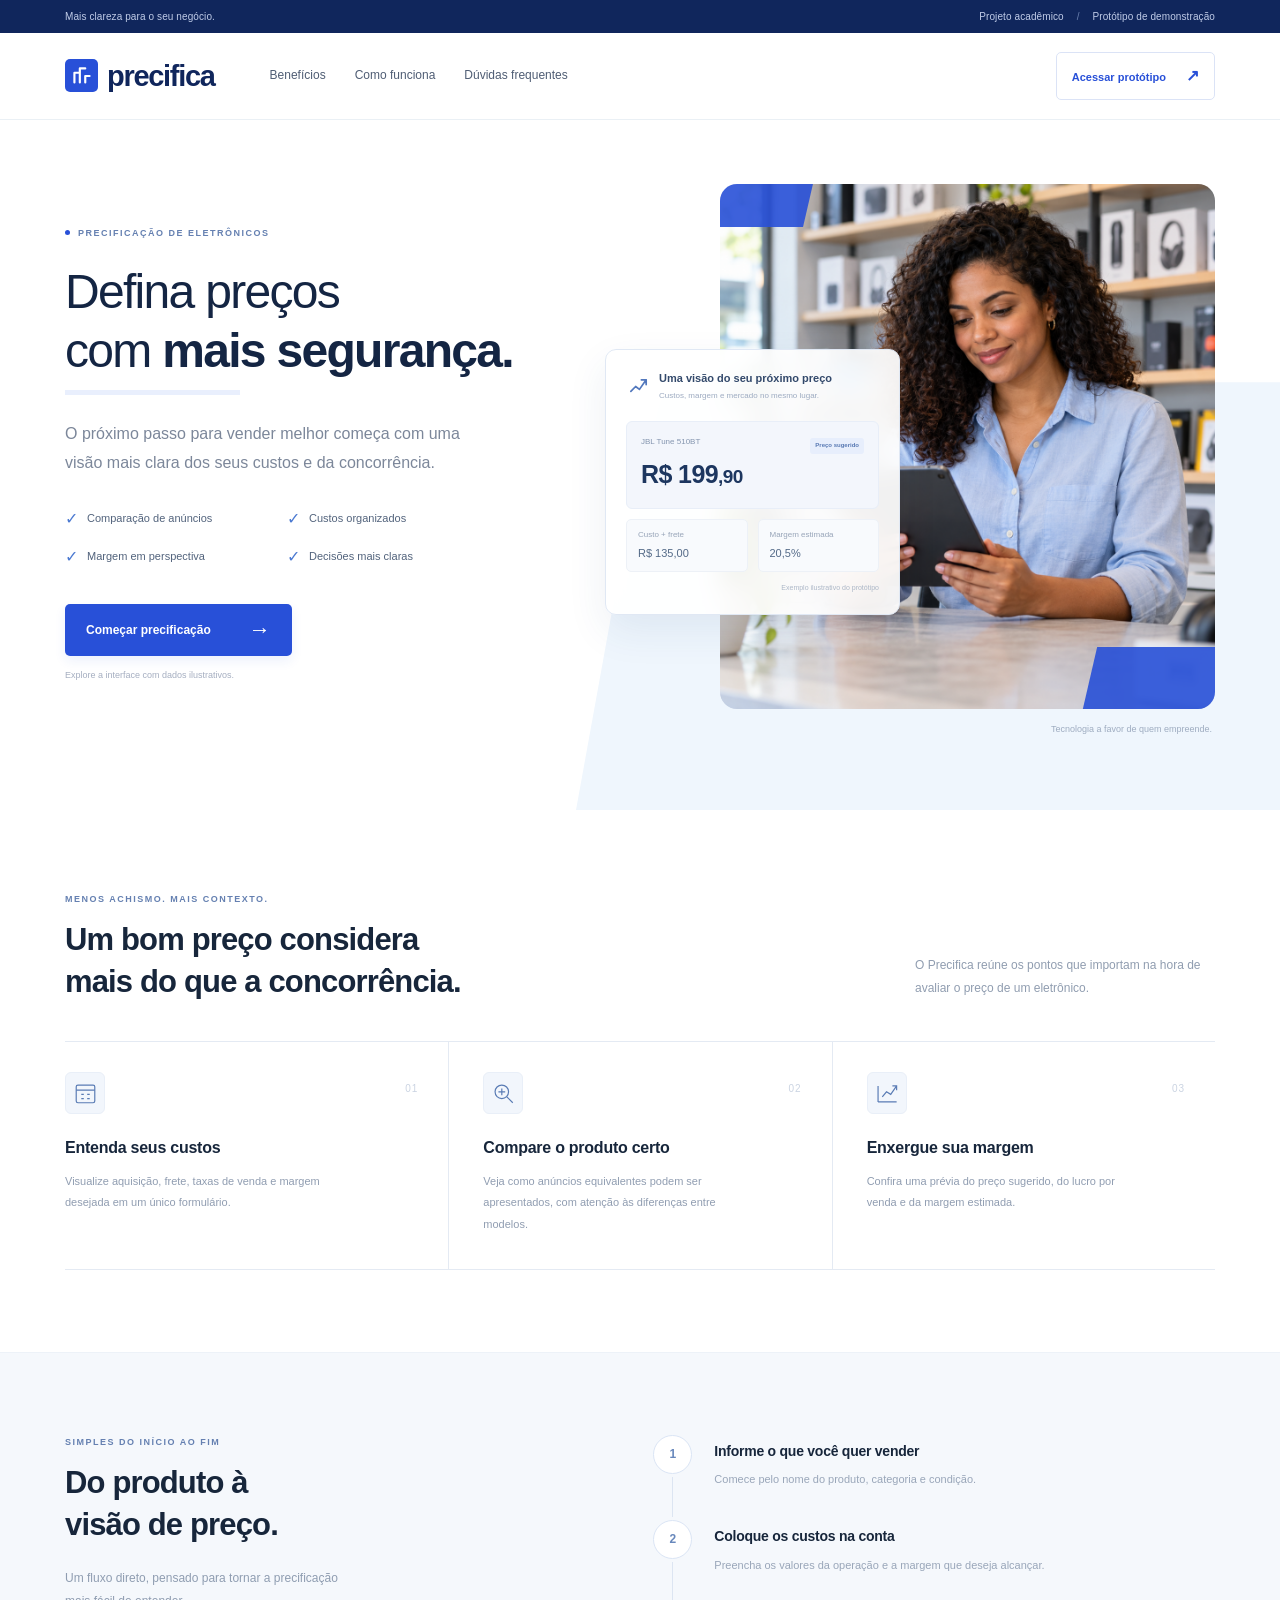
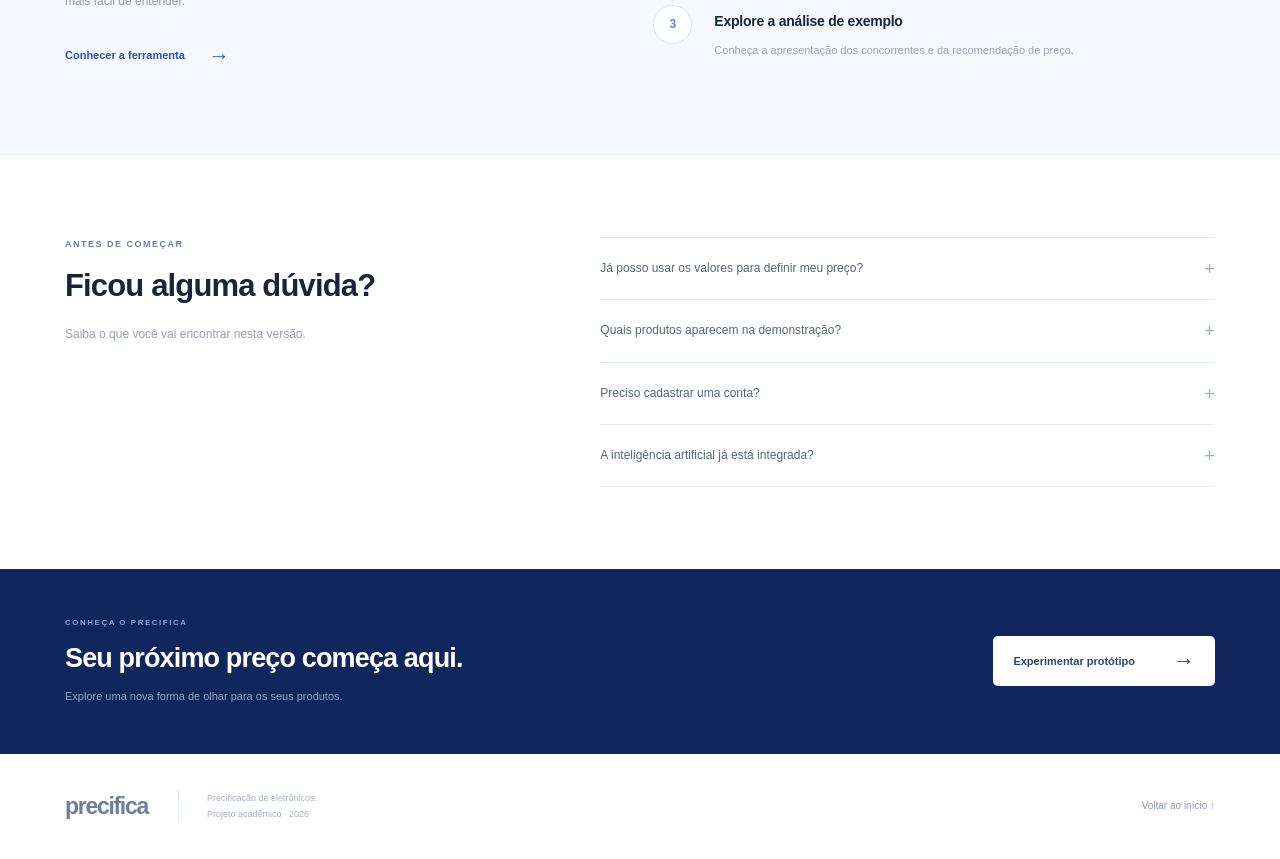
<file: frontend/index.html>
<!doctype html>
<html lang="pt-BR">
<head><meta charset="UTF-8"><meta name="viewport" content="width=device-width,initial-scale=1"><meta name="description" content="Conheça o Precifica: uma proposta para comparar anúncios de eletrônicos, organizar custos e encontrar seu preço de venda."><title>Precifica — Defina preços com mais segurança</title><link rel="stylesheet" href="landing.css"></head>
<body>
<div class="utility"><div class="container"><span>Mais clareza para o seu negócio.</span><span>Projeto acadêmico <span class="utility-separator">/</span> Protótipo de demonstração</span></div></div>
<header class="site-header"><div class="container header-inner"><a class="brand" href="./" aria-label="Precifica, página inicial"><span class="brand-icon" aria-hidden="true"><svg viewBox="0 0 24 24" fill="none"><path d="M5 18V9h5M10 18V5h5M15 18v-6h4" stroke="currentColor" stroke-width="2" stroke-linecap="round" stroke-linejoin="round"/></svg></span>precifica</a><nav aria-label="Menu principal"><a href="#beneficios">Benefícios</a><a href="#como-funciona">Como funciona</a><a href="#duvidas">Dúvidas frequentes</a></nav><a class="header-cta" href="app.html">Acessar protótipo <span aria-hidden="true">↗</span></a></div></header>
<main>
<section class="hero"><div class="hero-backdrop" aria-hidden="true"></div><div class="container hero-grid"><div class="hero-copy"><div class="eyebrow"><span></span> PRECIFICAÇÃO DE ELETRÔNICOS</div><h1>Defina preços<br>com <strong>mais segurança.</strong></h1><p>O próximo passo para vender melhor começa com uma visão mais clara dos seus custos e da concorrência.</p><ul class="hero-checks"><li>Comparação de anúncios</li><li>Custos organizados</li><li>Margem em perspectiva</li><li>Decisões mais claras</li></ul><a class="button primary" href="app.html">Começar precificação <span aria-hidden="true">→</span></a><span class="cta-note">Explore a interface com dados ilustrativos.</span></div><div class="hero-visual"><div class="photo-frame"><img src="assets/empreendedora.png" alt="Empreendedora consultando um tablet em sua loja de eletrônicos" width="1024" height="1280" fetchpriority="high"><span class="photo-corner corner-top" aria-hidden="true"></span><span class="photo-corner corner-bottom" aria-hidden="true"></span></div><div class="floating-preview"><div class="preview-head"><span class="preview-icon" aria-hidden="true"><svg viewBox="0 0 24 24" fill="none"><path d="M4 17l5-5 4 3 7-10M15 5h5v5" stroke="currentColor" stroke-width="1.8" stroke-linecap="round" stroke-linejoin="round"/></svg></span><div><strong>Uma visão do seu próximo preço</strong><span>Custos, margem e mercado no mesmo lugar.</span></div></div><div class="preview-price"><div><small>JBL Tune 510BT</small><strong>R$ 199<span>,90</span></strong></div><span class="preview-tag">Preço sugerido</span></div><div class="preview-metrics"><div><span>Custo + frete</span><strong>R$ 135,00</strong></div><div><span>Margem estimada</span><strong>20,5%</strong></div></div><p class="preview-footnote">Exemplo ilustrativo do protótipo</p></div><span class="photo-caption">Tecnologia a favor de quem empreende.</span></div></div></section>
<section id="beneficios" class="benefits section"><div class="container"><div class="section-heading"><div><span class="eyebrow">MENOS ACHISMO. MAIS CONTEXTO.</span><h2>Um bom preço considera<br>mais do que a concorrência.</h2></div><p>O Precifica reúne os pontos que importam na hora de avaliar o preço de um eletrônico.</p></div><div class="benefits-grid"><article><span class="feature-icon" aria-hidden="true"><svg viewBox="0 0 32 32" fill="none"><rect x="5" y="6" width="22" height="21" rx="2"/><path d="M5 12h22M11 17h3M18 17h3M11 22h3M18 22h3"/></svg></span><h3>Entenda seus custos</h3><p>Visualize aquisição, frete, taxas de venda e margem desejada em um único formulário.</p><span class="feature-index">01</span></article><article><span class="feature-icon" aria-hidden="true"><svg viewBox="0 0 32 32" fill="none"><circle cx="14" cy="14" r="8"/><path d="M20 20l7 7M10 14h8M14 10v8"/></svg></span><h3>Compare o produto certo</h3><p>Veja como anúncios equivalentes podem ser apresentados, com atenção às diferenças entre modelos.</p><span class="feature-index">02</span></article><article><span class="feature-icon" aria-hidden="true"><svg viewBox="0 0 32 32" fill="none"><path d="M6 26V7M6 26h22M11 20l5-6 5 3 7-10M23 7h5v5"/></svg></span><h3>Enxergue sua margem</h3><p>Confira uma prévia do preço sugerido, do lucro por venda e da margem estimada.</p><span class="feature-index">03</span></article></div></div></section>
<section id="como-funciona" class="workflow section"><div class="container workflow-grid"><div class="workflow-intro"><span class="eyebrow">SIMPLES DO INÍCIO AO FIM</span><h2>Do produto à<br>visão de preço.</h2><p>Um fluxo direto, pensado para tornar a precificação mais fácil de entender.</p><a href="app.html" class="text-link">Conhecer a ferramenta <span aria-hidden="true">→</span></a></div><ol class="workflow-list"><li><span class="step-number">1</span><div><h3>Informe o que você quer vender</h3><p>Comece pelo nome do produto, categoria e condição.</p></div></li><li><span class="step-number">2</span><div><h3>Coloque os custos na conta</h3><p>Preencha os valores da operação e a margem que deseja alcançar.</p></div></li><li><span class="step-number">3</span><div><h3>Explore a análise de exemplo</h3><p>Conheça a apresentação dos concorrentes e da recomendação de preço.</p></div></li></ol></div></section>
<section id="duvidas" class="faq section"><div class="container faq-grid"><div><span class="eyebrow">ANTES DE COMEÇAR</span><h2>Ficou alguma dúvida?</h2><p>Saiba o que você vai encontrar nesta versão.</p></div><div class="faq-list"><details><summary>Já posso usar os valores para definir meu preço?<span aria-hidden="true">+</span></summary><p>Os cartões desta página são ilustrativos. No Streamlit, os custos informados geram cálculos e gráficos e consultam um catálogo sintético, que não representa preços reais de mercado.</p></details><details><summary>Quais produtos aparecem na demonstração?<span aria-hidden="true">+</span></summary><p>O catálogo local contém 41 modelos e 492 anúncios sintéticos. O matching distingue, por exemplo, JBL Tune 510BT de 520BT.</p></details><details><summary>Preciso cadastrar uma conta?<span aria-hidden="true">+</span></summary><p>A ferramenta não tem cadastro próprio. A execução local do Streamlit não exige conta. Uma hospedagem privada pode ter seu próprio controle de acesso.</p></details><details><summary>A inteligência artificial já está integrada?<span aria-hidden="true">+</span></summary><p>O Sentence Transformers multilíngue do notebook Colab já está integrado à aplicação, junto a regras técnicas híbridas para modelos e capacidades. O catálogo segue sintético e local; as métricas e limitações estão documentadas no repositório.</p></details></div></div></section>
<section class="final-cta"><div class="container"><div><span class="eyebrow">CONHEÇA O PRECIFICA</span><h2>Seu próximo preço começa aqui.</h2><p>Explore uma nova forma de olhar para os seus produtos.</p></div><a class="button white-button" href="app.html">Experimentar protótipo <span aria-hidden="true">→</span></a></div></section>
</main>
<footer><div class="container"><a class="brand" href="./">precifica</a><p>Precificação de eletrônicos.<br>Projeto acadêmico · 2026</p><a href="#">Voltar ao início ↑</a></div></footer>
</body></html>
</file>
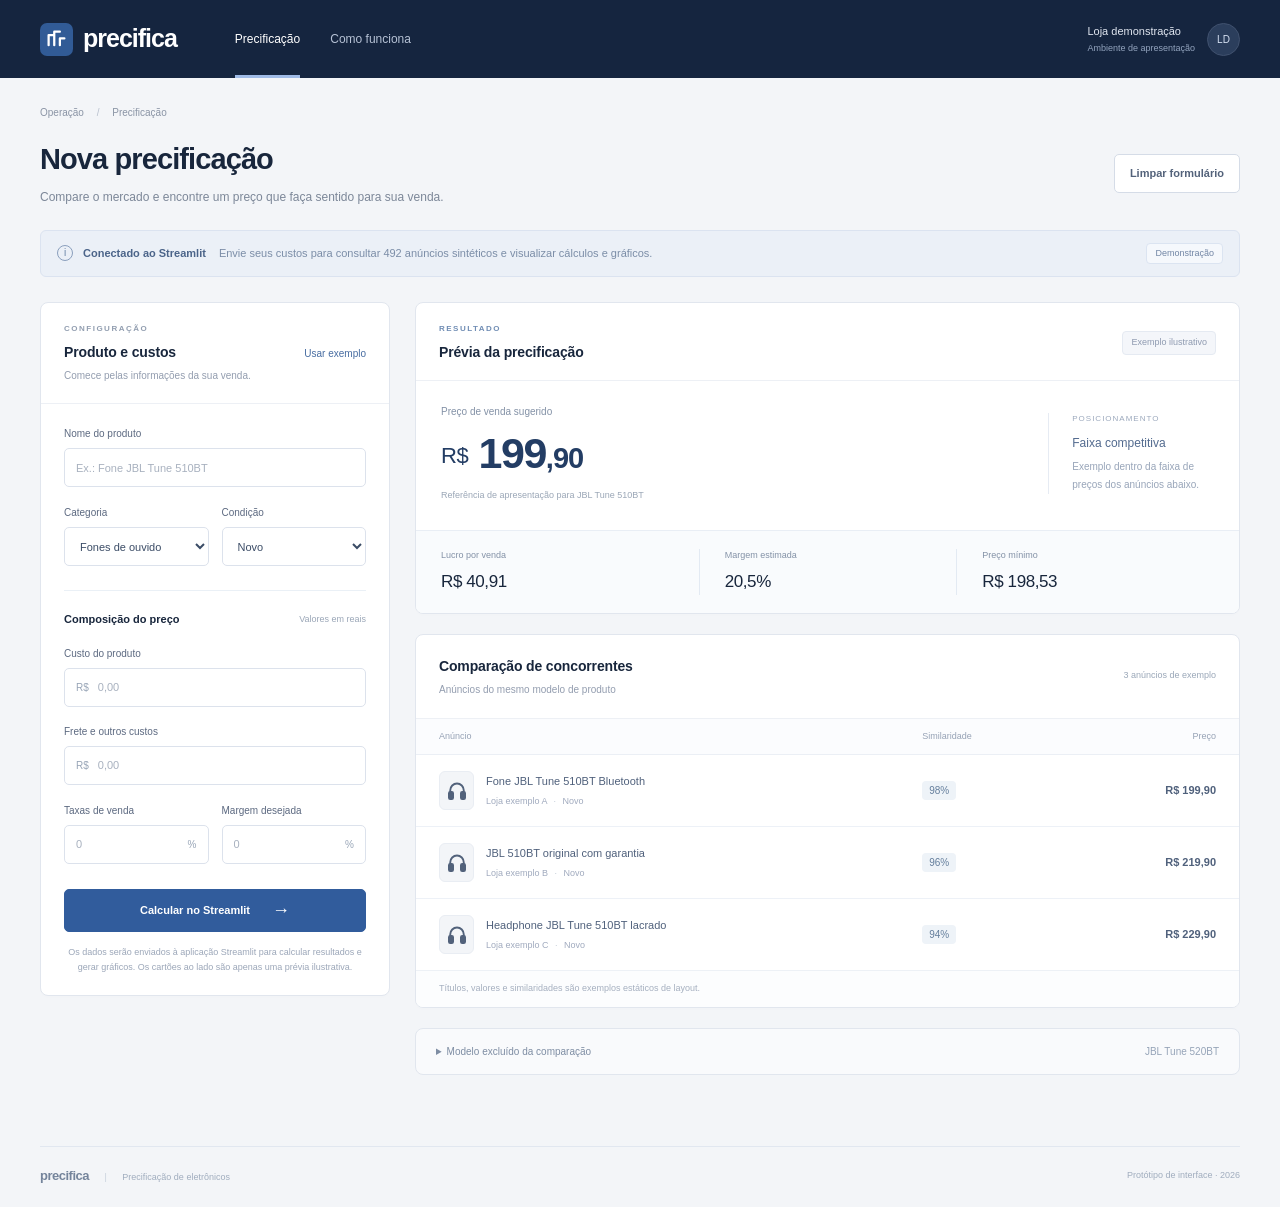
<file: frontend/app.html>
<!doctype html>
<html lang="pt-BR">
<head><meta charset="UTF-8"><meta name="viewport" content="width=device-width,initial-scale=1"><title>Precifica — Análise de preço</title><link rel="stylesheet" href="style.css"></head>
<body>
<header><div class="header-inner"><a class="brand" href="./" aria-label="Precifica, voltar à apresentação"><span class="brand-symbol" aria-hidden="true"><svg viewBox="0 0 24 24" fill="none"><path d="M5 17V8h5M10 17V5h5M15 17v-6h4" stroke="currentColor" stroke-width="2" stroke-linecap="round" stroke-linejoin="round"/></svg></span>precifica</a><nav aria-label="Navegação principal"><span class="nav-active" aria-current="page">Precificação</span><button id="help-open" type="button">Como funciona</button></nav><div class="account"><span class="account-label">Loja demonstração<small>Ambiente de apresentação</small></span><span class="avatar">LD</span></div></div></header>
<main>
<div class="breadcrumb">Operação <span>/</span> Precificação</div>
<div class="page-title"><div><h1>Nova precificação</h1><p>Compare o mercado e encontre um preço que faça sentido para sua venda.</p></div><button class="button secondary" id="reset" type="button">Limpar formulário</button></div>
<div class="prototype-banner"><span class="info-icon">i</span><p><strong>Conectado ao Streamlit</strong> Envie seus custos para consultar 492 anúncios sintéticos e visualizar cálculos e gráficos.</p><span class="prototype">Demonstração</span></div>
<div class="layout">
<section class="panel form-panel"><div class="panel-heading"><div><span class="section-kicker">CONFIGURAÇÃO</span><h2>Produto e custos</h2><p>Comece pelas informações da sua venda.</p></div><button id="fill-example" class="text-button" type="button">Usar exemplo</button></div>
<form id="product-form">
<label for="product">Nome do produto</label><input id="product" name="product" placeholder="Ex.: Fone JBL Tune 510BT" maxlength="120" required>
<div class="form-row"><div><label for="category">Categoria</label><select id="category"><option>Fones de ouvido</option><option>Smartphones</option><option>Informática</option><option>Armazenamento</option><option>Caixas de som</option><option>Computadores desktop</option><option>Mouses</option><option>Notebooks</option><option>Tablets</option><option>Teclados</option><option>Webcams</option></select></div><div><label for="condition">Condição</label><select id="condition"><option>Novo</option><option>Usado</option></select></div></div>
<hr><h3>Composição do preço <span>Valores em reais</span></h3>
<label for="cost">Custo do produto</label><div class="affix"><span>R$</span><input id="cost" type="number" min="0" step="0.01" placeholder="0,00" required></div>
<label for="shipping">Frete e outros custos</label><div class="affix"><span>R$</span><input id="shipping" type="number" min="0" step="0.01" placeholder="0,00" required></div>
<div class="form-row"><div><label for="fees">Taxas de venda</label><div class="affix suffix"><input id="fees" type="number" min="0" max="99" step="0.1" placeholder="0" required><span>%</span></div></div><div><label for="margin">Margem desejada</label><div class="affix suffix"><input id="margin" type="number" min="0" max="99" step="0.1" placeholder="0" required><span>%</span></div></div></div>
<button class="button primary" type="submit">Calcular no Streamlit <span aria-hidden="true">→</span></button>
<p class="form-note">Os dados serão enviados à aplicação Streamlit para calcular resultados e gerar gráficos. Os cartões ao lado são apenas uma prévia ilustrativa.</p>
</form></section>
<div class="results">
<section class="panel summary"><div class="panel-heading summary-heading"><div><span class="section-kicker">RESULTADO</span><h2>Prévia da precificação</h2></div><span class="tag">Exemplo ilustrativo</span></div>
<div class="price-block"><div><span class="label">Preço de venda sugerido</span><strong class="price"><span class="currency">R$</span> 199<span class="cents">,90</span></strong><span class="price-caption">Referência de apresentação para JBL Tune 510BT</span></div><div class="price-context"><span class="context-label">POSICIONAMENTO</span><strong>Faixa competitiva</strong><p>Exemplo dentro da faixa de<br>preços dos anúncios abaixo.</p></div></div>
<div class="summary-grid"><div><span class="label">Lucro por venda</span><strong>R$ 40,91</strong></div><div><span class="label">Margem estimada</span><strong>20,5%</strong></div><div><span class="label">Preço mínimo</span><strong>R$ 198,53</strong></div></div></section>
<section class="panel competitors"><div class="panel-heading"><div><h2>Comparação de concorrentes</h2><p>Anúncios do mesmo modelo de produto</p></div><span class="count-badge">3 anúncios de exemplo</span></div>
<div class="table-wrap"><table><thead><tr><th>Anúncio</th><th>Similaridade</th><th class="align-right">Preço</th></tr></thead><tbody>
<tr><td><div class="listing"><span class="product-image" aria-hidden="true"><svg viewBox="0 0 32 32"><path d="M7 21v-6a9 9 0 0 1 18 0v6"/><rect x="5" y="17" width="6" height="10" rx="2"/><rect x="21" y="17" width="6" height="10" rx="2"/></svg></span><div>Fone JBL Tune 510BT Bluetooth<small>Loja exemplo A <b>·</b> Novo</small></div></div></td><td><span class="score">98%</span></td><td class="align-right">R$ 199,90</td></tr>
<tr><td><div class="listing"><span class="product-image" aria-hidden="true"><svg viewBox="0 0 32 32"><path d="M7 21v-6a9 9 0 0 1 18 0v6"/><rect x="5" y="17" width="6" height="10" rx="2"/><rect x="21" y="17" width="6" height="10" rx="2"/></svg></span><div>JBL 510BT original com garantia<small>Loja exemplo B <b>·</b> Novo</small></div></div></td><td><span class="score">96%</span></td><td class="align-right">R$ 219,90</td></tr>
<tr><td><div class="listing"><span class="product-image" aria-hidden="true"><svg viewBox="0 0 32 32"><path d="M7 21v-6a9 9 0 0 1 18 0v6"/><rect x="5" y="17" width="6" height="10" rx="2"/><rect x="21" y="17" width="6" height="10" rx="2"/></svg></span><div>Headphone JBL Tune 510BT lacrado<small>Loja exemplo C <b>·</b> Novo</small></div></div></td><td><span class="score">94%</span></td><td class="align-right">R$ 229,90</td></tr>
</tbody></table></div><div class="table-footer">Títulos, valores e similaridades são exemplos estáticos de layout.</div></section>
<details class="panel excluded"><summary>Modelo excluído da comparação <span>JBL Tune 520BT</span></summary><p>Exemplo: o JBL Tune 520BT é um modelo diferente do 510BT e não deve compor a referência de preço.</p></details>
<p id="preview-status" class="preview-status" role="status"></p>
</div></div>
<footer><span><strong>precifica</strong> <span class="footer-divider">|</span> Precificação de eletrônicos</span><span>Protótipo de interface · 2026</span></footer>
</main>
<dialog id="help-dialog"><div class="dialog-heading"><h2>Como funciona a precificação</h2><button id="help-close" type="button" aria-label="Fechar explicação">×</button></div><ol><li><strong>Informe o produto</strong><p>Preencha o modelo, a condição e a categoria.</p></li><li><strong>Defina seus custos</strong><p>Informe aquisição, frete, taxas e margem desejada.</p></li><li><strong>Calcule no Streamlit</strong><p>O botão envia os campos para a aplicação Python, que consulta o catálogo e apresenta cálculos e gráficos interativos.</p></li></ol><p class="dialog-note">O Streamlit precisa estar em execução no endereço configurado. Esta versão usa um catálogo sintético e o modelo multilíngue Sentence Transformers.</p></dialog>
<script src="config.js"></script><script src="app.js"></script></body></html>
</file>
<file: frontend/landing.css>
:root{--navy:#10265c;--blue:#2850d8;--text:#17263b;--muted:#728096;--line:#e4eaf3}*{box-sizing:border-box}html{scroll-behavior:smooth;scroll-padding-top:95px}body{margin:0;color:var(--text);font:15px/1.6 'Segoe UI',Arial,sans-serif;background:#fff;-webkit-font-smoothing:antialiased}a{text-decoration:none;color:inherit}button{font:inherit}a:focus-visible,summary:focus-visible{outline:3px solid #7f9cf5;outline-offset:5px}.container{max-width:1220px;padding:0 35px;margin:auto}.utility{background:var(--navy);color:#c0cce8;font-size:10px;letter-spacing:.1px}.utility .container{display:flex;justify-content:space-between;align-items:center;min-height:33px}.utility-separator{padding:0 10px;color:#6b80ae}.site-header{position:sticky;top:0;background:#fffffffa;border-bottom:1px solid #eaf0f5;z-index:20}.header-inner{height:86px;display:flex;align-items:center;justify-content:space-between;gap:30px}.brand{font-size:29px;font-weight:700;letter-spacing:-1.3px;display:inline-flex;align-items:center;gap:9px;color:var(--navy)}.brand-icon{display:grid;place-items:center;background:var(--blue);width:33px;height:33px;border-radius:5px;color:white}.brand-icon svg{width:26px;height:26px}nav{display:flex;gap:29px;margin-left:25px;margin-right:auto}nav a{font-size:12px;color:#4f5d74;font-weight:500;padding:15px 0}nav a:hover{color:var(--blue)}.header-cta{font-size:11px;font-weight:600;color:var(--blue);border:1px solid #dbe3f6;border-radius:5px;padding:10px 15px}.header-cta span{padding-left:17px;font-size:16px}.header-cta:hover{background:#f3f6fd}
.hero{position:relative;overflow:hidden}.hero-grid{display:grid;grid-template-columns:1fr 1fr;gap:60px;align-items:center;min-height:690px;padding-top:55px;padding-bottom:65px;position:relative;z-index:1}.hero-copy{padding-bottom:12px}.eyebrow{font-size:9px;letter-spacing:1.5px;font-weight:600;color:#6580b1;display:block}.hero-copy .eyebrow{display:flex;align-items:center;gap:8px;margin-bottom:23px}.hero-copy .eyebrow>span{width:5px;height:5px;background:var(--blue);border-radius:50%}h1{font-size:48px;line-height:1.22;letter-spacing:-1.7px;font-weight:400;color:#142543;margin:0 0 25px}h1 strong{font-weight:650}h1 strong::after{content:'';display:block;background:#e9effd;width:175px;height:5px;margin-top:10px}.hero-copy>p{font-size:16px;line-height:1.8;color:#7c879a;max-width:425px;margin:0 0 28px}.hero-checks{display:grid;grid-template-columns:1fr 1fr;gap:13px 19px;list-style:none;padding:0;margin:0 0 34px;max-width:425px}.hero-checks li{font-size:11px;color:#52637c;display:flex;gap:9px;align-items:center}.hero-checks li::before{content:'✓';color:#4b79d1;font-size:16px}.button{display:inline-flex;align-items:center;justify-content:space-between;gap:38px;border-radius:5px;padding:15px 21px;font-size:12px;font-weight:600;line-height:1.5;transition:background .15s}.button span{font-size:22px;line-height:1}.primary{color:#fff;background:var(--blue);box-shadow:0 5px 12px #2850d815}.primary:hover{background:#1e42bd}.cta-note{display:block;color:#a5aec0;font-size:9px;margin-top:12px}.hero-visual{position:relative;padding-left:50px}.photo-frame{position:relative;width:100%;height:525px;border-radius:17px;overflow:hidden;background:#e4ecf6}.photo-frame img{width:100%;height:100%;object-fit:cover;object-position:60% center;display:block}.photo-corner{position:absolute;background:#2850d8e6;transform:skewX(-13deg);height:43px;width:100px}.corner-top{left:-12px;top:0}.corner-bottom{bottom:0;right:-15px;width:140px;height:62px}.hero-backdrop{position:absolute;bottom:0;right:0;width:55%;height:62%;background:#eff6fd;clip-path:polygon(11% 0,100% 0,100% 100%,0 100%)}.photo-caption{display:block;text-align:right;color:#9eacc0;font-size:9px;margin-top:13px;padding-right:3px}.floating-preview{position:absolute;left:-65px;top:165px;width:295px;border:1px solid #e0e8f4;border-radius:11px;background:#ffffffed;box-shadow:0 16px 40px #24477515;padding:20px;backdrop-filter:blur(12px)}.preview-head{display:flex;gap:8px;align-items:center;margin-bottom:18px}.preview-icon{width:25px;height:29px;display:grid;place-items:center;color:#5278bd}.preview-icon svg{width:23px;height:23px}.preview-head strong{font-size:11px;font-weight:600;display:block;color:#33496b}.preview-head div>span{font-size:8px;color:#9caac0;display:block;margin-top:3px}.preview-price{background:#f3f6fc;border:1px solid #e8eef8;padding:14px;border-radius:6px;display:flex;align-items:start;justify-content:space-between;gap:9px}.preview-price small{font-size:8px;color:#8495af;display:block}.preview-price strong{font-size:25px;font-weight:650;color:#1d365f;letter-spacing:-.6px;display:block;margin-top:5px;white-space:nowrap}.preview-price strong span{font-size:19px}.preview-tag{font-size:6px;font-weight:600;white-space:nowrap;border-radius:3px;background:#e7eefc;color:#5879b3;padding:3px 5px;margin-top:2px}.preview-metrics{display:grid;grid-template-columns:1fr 1fr;gap:10px;margin-top:10px}.preview-metrics>div{background:#f8fafd;border:1px solid #edf1f7;border-radius:5px;padding:9px 11px}.preview-metrics span{display:block;color:#97a4b8;font-size:8px}.preview-metrics strong{font-size:11px;font-weight:500;color:#536987;display:block;margin-top:3px}.preview-footnote{text-align:right;font-size:7px;color:#acb7c7;margin:10px 0 0}
.section{padding:82px 0}.section-heading{display:flex;justify-content:space-between;gap:40px;align-items:end;margin-bottom:38px}h2{font-size:31px;font-weight:550;line-height:1.35;letter-spacing:-.85px;margin:13px 0 0}.section-heading>p{font-size:12px;line-height:1.9;color:#909db0;max-width:300px;margin:0 0 3px}.benefits-grid{display:grid;grid-template-columns:repeat(3,1fr);border-top:1px solid var(--line);border-bottom:1px solid var(--line)}.benefits article{position:relative;padding:30px 34px 34px 0}.benefits article+article{border-left:1px solid var(--line);padding-left:34px}.feature-icon{display:grid;place-items:center;width:40px;height:42px;background:#f2f6fc;border:1px solid #e9eff8;border-radius:6px;color:#597bb4;margin-bottom:21px}.feature-icon svg{width:27px;height:27px;stroke:currentColor;stroke-width:1.4}h3{font-size:16px;font-weight:600;letter-spacing:-.25px;margin:0 0 10px}.benefits article p{font-size:11px;line-height:1.95;color:#909db1;margin:0;max-width:270px}.feature-index{position:absolute;right:30px;top:39px;color:#cbd4e2;font-size:10px;letter-spacing:1px}.workflow{background:#f5f8fc;border-top:1px solid #edf2f8;border-bottom:1px solid #edf2f8}.workflow-grid{display:grid;grid-template-columns:1fr 1.15fr;gap:100px}.workflow-intro>p{font-size:12px;line-height:1.9;color:#8f9db1;max-width:300px;margin-top:21px}.text-link{font-size:11px;font-weight:600;color:var(--blue);display:inline-flex;gap:24px;align-items:center;margin-top:14px}.text-link span{font-size:21px}.workflow-list{list-style:none;padding:0;margin:0}.workflow-list li{display:flex;gap:22px;padding-bottom:30px;position:relative}.workflow-list li:last-child{padding-bottom:0}.workflow-list li:not(:last-child)::before{content:'';position:absolute;width:1px;left:19px;top:42px;bottom:3px;background:#dce5f2}.step-number{display:grid;place-items:center;width:39px;height:39px;flex-shrink:0;background:white;border:1px solid #dbe5f5;border-radius:50%;font-size:12px;font-weight:600;color:#6888bc}.workflow-list h3{font-size:14px;margin:5px 0 8px}.workflow-list p{font-size:11px;color:#99a6b9;line-height:1.8;margin:0;max-width:360px}.faq-grid{display:grid;grid-template-columns:1fr 1.35fr;gap:80px}.faq-grid>div>p{font-size:12px;color:#95a1b4;margin-top:19px}.faq-list{border-top:1px solid var(--line)}details{border-bottom:1px solid var(--line)}summary{display:flex;gap:20px;justify-content:space-between;list-style:none;cursor:pointer;padding:21px 0;font-size:12px;color:#53667f;font-weight:500}summary::-webkit-details-marker{display:none}summary span{font-size:19px;color:#9fb1cc;line-height:1}details[open] summary span{transform:rotate(45deg)}details>p{font-size:11px;line-height:1.9;color:#8b9ab0;margin:0;padding:0 25px 22px 0}.final-cta{background:var(--navy);padding:48px 0}.final-cta>.container{display:flex;align-items:center;justify-content:space-between;gap:30px}.final-cta .eyebrow{color:#90a5d1;font-size:8px}.final-cta h2{color:#fff;font-size:27px;margin-top:10px}.final-cta p{font-size:11px;color:#91a4c8;margin:12px 0 0}.white-button{background:white;color:#284679;white-space:nowrap;padding:14px 20px;font-size:11px}.white-button:hover{background:#edf2fc}footer{padding:34px 0}footer .container{display:flex;align-items:center;gap:30px}footer .brand{font-size:23px;color:#6b7e9d}footer p{font-size:9px;line-height:1.8;color:#a7b2c3;border-left:1px solid var(--line);padding-left:28px;margin:0}footer .container>a:last-child{margin-left:auto;font-size:10px;color:#889bb9}
@media(min-width:1500px){.container{max-width:1270px}.hero-grid{gap:100px;min-height:745px}h1{font-size:53px}.photo-frame{height:550px}.floating-preview{left:-75px;top:180px;width:315px;padding:22px}.preview-head strong{font-size:12px}.hero-copy>p{font-size:17px}.hero-checks li{font-size:12px}}
@media(max-width:1050px){.container{padding-left:28px;padding-right:28px}nav{margin-left:5px;gap:20px}.hero-grid{gap:35px;min-height:640px}.hero-visual{padding-left:25px}.photo-frame{height:460px}h1{font-size:40px}.hero-copy>p{font-size:14px}.hero-checks{gap:12px}.hero-checks li{font-size:10px}.floating-preview{width:255px;left:-30px;top:160px;padding:16px}.preview-head strong{font-size:10px}.preview-head div>span{font-size:7px}.preview-price{padding:11px}.preview-price strong{font-size:23px}.preview-tag{font-size:5px}.workflow-grid,.faq-grid{gap:55px}.section{padding:65px 0}h2{font-size:28px}.benefits article{padding-right:25px}.benefits article+article{padding-left:25px}.benefits article p{font-size:10px}}
@media(max-width:780px){.utility{font-size:8px}.header-inner{height:75px;gap:15px}.brand{font-size:24px}.brand-icon{height:29px;width:29px}nav{gap:14px;margin:0}nav a{font-size:10px}.header-cta{font-size:10px;padding:8px 10px}.header-cta span{padding-left:10px}.hero-grid{gap:25px;min-height:590px;padding-top:40px;padding-bottom:45px}.hero-visual{padding-left:10px}.photo-frame{height:410px}h1{font-size:34px;letter-spacing:-1.1px}.eyebrow{font-size:8px;letter-spacing:1px}.hero-copy .eyebrow{margin-bottom:19px}.hero-copy>p{font-size:12px;margin-bottom:21px}.hero-checks{grid-template-columns:1fr;gap:5px;margin-bottom:23px}.hero-checks li{font-size:10px}.button{font-size:10px;padding:13px 16px;gap:25px}.cta-note{font-size:8px}.floating-preview{width:215px;left:-20px;top:160px;padding:12px}.preview-head{margin-bottom:12px;gap:5px}.preview-head strong{font-size:8px}.preview-head div>span{font-size:6px}.preview-icon{width:20px}.preview-icon svg{width:19px}.preview-price{padding:9px}.preview-price small{font-size:7px}.preview-price strong{font-size:20px}.preview-price strong span{font-size:15px}.preview-tag{font-size:5px;padding:2px 3px}.preview-metrics{gap:6px;margin-top:7px}.preview-metrics>div{padding:7px}.preview-metrics span{font-size:6px}.preview-metrics strong{font-size:9px}.preview-footnote{font-size:6px;margin-top:7px}.photo-caption{font-size:7px}.section-heading{gap:30px}.section-heading>p{font-size:11px;max-width:230px}h2{font-size:25px}.benefits article{padding-right:20px}.benefits article+article{padding-left:20px}h3{font-size:14px}.feature-index{right:17px}.workflow-grid{gap:40px;grid-template-columns:1fr 1.25fr}.workflow-intro>p{font-size:11px}.workflow-list h3{font-size:12px}.workflow-list p{font-size:10px}.workflow-list li{gap:15px}.faq-grid{gap:35px}.faq-grid>div>p{font-size:11px}summary{font-size:11px}.final-cta h2{font-size:24px}}
@media(max-width:600px){html{scroll-padding-top:80px}.container{padding-left:22px;padding-right:22px}.utility .container{min-height:27px}.utility .container>span:first-child{display:none}.utility .container>span:last-child{margin-left:auto;font-size:8px}.header-inner{height:71px}.brand{font-size:25px}.header-cta{font-size:9px;padding:8px 9px}.header-cta span{font-size:14px;padding-left:5px}nav{display:none}.hero-grid{grid-template-columns:1fr;gap:37px;padding-top:40px;padding-bottom:35px}.hero-copy{padding-bottom:0}h1{font-size:43px;letter-spacing:-1.4px;line-height:1.2;margin-bottom:23px}h1 strong::after{height:4px;width:150px;margin-top:9px}.hero-copy .eyebrow{font-size:8px;margin-bottom:19px}.hero-copy>p{font-size:14px;max-width:360px;margin-bottom:23px}.hero-checks{grid-template-columns:1fr 1fr;gap:10px 12px;margin-bottom:28px}.hero-checks li{font-size:10px}.button{font-size:11px;padding:14px 18px;gap:38px}.cta-note{font-size:8px;margin-top:10px}.hero-visual{padding-left:49px;padding-right:0;max-width:460px;width:100%;margin:auto}.photo-frame{height:390px;border-radius:13px}.floating-preview{left:0;top:136px;width:233px;padding:15px;border-radius:9px}.preview-head strong{font-size:9px}.preview-head div>span{font-size:6px}.preview-price{padding:11px}.preview-price strong{font-size:23px}.preview-price small{font-size:7px}.preview-tag{font-size:5px}.preview-metrics>div{padding:8px}.preview-metrics span{font-size:7px}.preview-metrics strong{font-size:10px}.preview-footnote{font-size:6px}.hero-backdrop{height:38%;width:100%;clip-path:polygon(15% 0,100% 0,100% 100%,0 100%)}.photo-caption{font-size:8px;margin-top:11px}.photo-corner{height:32px;width:75px}.corner-bottom{height:45px;width:110px}.section{padding:53px 0}.section-heading{display:block;margin-bottom:29px}h2{font-size:27px;line-height:1.35}.section-heading>p{font-size:12px;max-width:330px;margin-top:18px}.benefits-grid{grid-template-columns:1fr}.benefits article,.benefits article+article{padding:25px 0 25px 60px;border-left:0}.benefits article+article{border-top:1px solid var(--line)}.feature-icon{position:absolute;top:27px;left:0;width:39px;height:40px}.feature-index{top:29px;right:0;font-size:9px}h3{font-size:15px}.benefits article p{font-size:11px;max-width:290px;padding-right:15px}.workflow-grid,.faq-grid{grid-template-columns:1fr;gap:32px}.workflow-intro>p{font-size:12px;max-width:330px}.workflow-intro h2 br{display:none}.text-link{margin-top:6px}.workflow-list{padding-top:3px}.workflow-list h3{font-size:13px}.workflow-list p{font-size:11px}.workflow-list li{gap:18px;padding-bottom:27px}.faq-grid{gap:25px}.faq-grid>div>p{font-size:11px;margin-top:13px}summary{font-size:11px;padding:20px 0}details>p{font-size:11px}.final-cta{padding:37px 0}.final-cta>.container{display:block}.final-cta h2{font-size:26px;max-width:300px}.final-cta p{font-size:11px}.white-button{margin-top:25px;font-size:11px}footer{padding:27px 0}footer .container{gap:18px;flex-wrap:wrap}footer .brand{font-size:23px}footer p{padding-left:18px;font-size:8px}footer .container>a:last-child{font-size:9px;width:100%;margin-top:3px}}
@media(prefers-reduced-motion:reduce){html{scroll-behavior:auto}*{transition:none!important}}
</file>
<file: frontend/style.css>
:root{color-scheme:light;--bg:#f3f5f8;--paper:#fff;--ink:#18263c;--muted:#758095;--line:#e1e6ee;--blue:#315c9c;--navy:#15253f}
*{box-sizing:border-box}body{margin:0;background:var(--bg);color:var(--ink);font:14px/1.5 "Segoe UI",Arial,sans-serif;-webkit-font-smoothing:antialiased}button,input,select{font:inherit}button{cursor:pointer}a{color:inherit;text-decoration:none}button:focus-visible,a:focus-visible,input:focus-visible,select:focus-visible,summary:focus-visible{outline:3px solid #9eb9df;outline-offset:3px}
header{height:78px;background:var(--navy);color:white}.header-inner{max-width:1320px;height:100%;padding:0 40px;margin:auto;display:flex;align-items:center;gap:58px}.brand{display:flex;align-items:center;gap:10px;font-size:25px;font-weight:650;letter-spacing:-1px}.brand-symbol{display:grid;place-items:center;background:#315b96;border-radius:7px;width:33px;height:33px;color:#fff}.brand-symbol svg{width:27px;height:27px}nav{display:flex;align-self:stretch;align-items:center;gap:30px;font-size:12px}nav>span{display:flex;align-items:center;align-self:stretch;border-bottom:3px solid #9fbbe6;padding-top:3px}nav button{color:#b6c2d5;border:0;background:transparent;font-size:12px;padding:10px 0}nav button:hover{color:#fff}.account{display:flex;align-items:center;gap:12px;margin-left:auto}.account-label{font-size:11px;color:#e0e6f0}.account-label small{font-size:9px;display:block;margin-top:3px;color:#93a4be}.avatar{background:#2b3e5c;border:1px solid #40516e;display:grid;place-items:center;width:33px;height:33px;border-radius:50%;font-size:10px;color:#d7e2f3}
main{max-width:1320px;margin:auto;padding:27px 40px 22px}.breadcrumb{font-size:10px;color:#8a94a5;margin-bottom:21px}.breadcrumb span{padding:0 10px;color:#b8c0cd}.page-title{display:flex;justify-content:space-between;align-items:center;gap:20px;margin-bottom:24px}h1{font-size:29px;line-height:1.3;font-weight:650;letter-spacing:-.9px;margin:0 0 9px}.page-title p{color:#7c8798;font-size:12px;margin:0}.button{font-weight:600;font-size:11px;min-height:39px;border-radius:5px;padding:10px 15px;transition:background .15s}.secondary{background:white;border:1px solid #d5dce7;color:#53627a}.secondary:hover{background:#edf1f7}.primary{background:#315c9c;border:1px solid #315c9c;color:white;display:flex;align-items:center;justify-content:center;gap:22px;width:100%;margin-top:25px;min-height:43px}.primary:hover{background:#264c85}.primary span{font-size:18px;line-height:1}.prototype-banner{display:flex;align-items:center;gap:10px;background:#ebf0f7;border:1px solid #dbe3f0;border-radius:6px;padding:12px 16px;margin-bottom:25px}.info-icon{height:16px;width:16px;border:1px solid #8a9fbd;border-radius:50%;font-size:10px;color:#6983a7;text-align:center;line-height:14px;flex-shrink:0}.prototype-banner p{font-size:11px;color:#7b8da7;margin:0}.prototype-banner strong{font-weight:600;color:#4b6489;margin-right:10px}.prototype{margin-left:auto;font-size:9px;color:#7185a4;background:#f5f8fc;border:1px solid #dbe4f1;border-radius:4px;padding:3px 8px}
.layout{display:grid;grid-template-columns:350px minmax(0,1fr);gap:25px;align-items:start}.panel{background:white;border:1px solid var(--line);border-radius:8px;box-shadow:0 2px 3px #15253f02}.panel-heading{padding:20px 23px;border-bottom:1px solid #edf0f5;display:flex;align-items:center;justify-content:space-between;gap:12px}.section-kicker{font-size:8px;letter-spacing:1.5px;color:#929eb0;display:block;font-weight:600;margin-bottom:7px}h2{font-size:14px;letter-spacing:-.15px;font-weight:600;line-height:1.5;margin:0}.panel-heading p{font-size:10px;color:#939daf;margin:5px 0 0}.text-button{color:#476ca1;font-size:10px;border:0;background:none;padding:4px 0;white-space:nowrap;font-weight:500}.text-button:hover{text-decoration:underline}form{padding:22px 23px 20px}label{display:block;font-size:10px;color:#5c6980;font-weight:500;margin:0 0 7px}input,select{width:100%;min-width:0;height:39px;border:1px solid #dce2ec;border-radius:5px;background:#fff;color:#3b4c66;padding:0 11px;font-size:11px}input::placeholder{color:#a8b1bf}input:hover,select:hover{border-color:#aebed4}.form-row{display:grid;grid-template-columns:1fr 1fr;gap:13px;margin-top:18px}.form-row>div{min-width:0}hr{border:0;border-top:1px solid #eaf0f6;margin:24px 0 20px}h3{font-size:11px;font-weight:600;margin:0 0 18px;display:flex;align-items:center;justify-content:space-between}h3 span{font-size:9px;font-weight:400;color:#9aa6b7}.affix{display:flex;align-items:center;border:1px solid #dce2ec;border-radius:5px;padding:0 11px;margin-bottom:17px}.affix>span{font-size:10px;color:#97a4b6}.affix input{border:0;padding-left:9px;height:37px}.affix:focus-within{outline:2px solid #9eb9df;outline-offset:2px}.affix input:focus{outline:0}.suffix input{padding-left:0}.form-row .affix{margin:0}.form-note{font-size:9px;text-align:center;color:#9ba6b8;line-height:1.7;margin:13px 0 0}.results{display:flex;flex-direction:column;gap:20px}.tag{font-size:9px;white-space:nowrap;color:#8e9ab0;background:#f4f6fa;border:1px solid #e5eaf2;padding:4px 8px;border-radius:4px}
.summary{overflow:hidden}.summary-heading{padding-bottom:17px}.summary-heading .section-kicker{color:#708db4}.price-block{display:flex;align-items:center;justify-content:space-between;gap:20px;padding:23px 25px 27px}.label{font-size:10px;color:#8391a6;display:block;margin-bottom:7px}.price{display:block;font-size:43px;font-weight:600;line-height:1.3;letter-spacing:-1.5px;color:#233d64;font-variant-numeric:tabular-nums}.currency{font-size:22px;letter-spacing:-.5px;font-weight:400;vertical-align:5px}.cents{font-size:29px;letter-spacing:-1px}.price-caption{display:block;font-size:9px;color:#9aa6b6;margin-top:7px}.price-context{border-left:1px solid #e6ebf3;padding-left:23px;margin-right:15px}.context-label{display:block;font-size:8px;letter-spacing:1px;color:#9ca9bd;margin-bottom:7px}.price-context strong{font-weight:500;font-size:12px;color:#536b8f}.price-context p{font-size:10px;line-height:1.8;color:#98a5b9;margin:5px 0 0}.summary-grid{display:grid;grid-template-columns:1fr 1fr 1fr;border-top:1px solid #e9eef5;background:#f9fbfd;padding:18px 25px}.summary-grid>div+div{padding-left:25px;border-left:1px solid #e3eaf3}.summary-grid strong{font-size:17px;font-weight:500;letter-spacing:-.4px;font-variant-numeric:tabular-nums}.summary-grid .label{font-size:9px}
.competitors{overflow:hidden}.competitors .panel-heading{padding:21px 23px}.count-badge{font-size:9px;color:#9aa7b8;white-space:nowrap}.table-wrap{overflow-x:auto}table{width:100%;border-collapse:collapse;text-align:left}th{padding:11px 23px;background:#fbfcfe;border-bottom:1px solid #ebeff5;color:#96a2b5;font-weight:500;font-size:9px}td{padding:16px 23px;font-size:11px;border-bottom:1px solid #edf1f7;color:#50617c}tr:last-child td{border:0}.align-right{text-align:right;white-space:nowrap;font-weight:600;font-variant-numeric:tabular-nums}th.align-right{font-weight:500}.listing{display:flex;gap:12px;align-items:center}.listing>div{line-height:1.5}.product-image{display:grid;place-items:center;background:#f3f5f8;border:1px solid #e9edf3;border-radius:6px;width:35px;height:39px;flex-shrink:0}.product-image svg{height:24px;width:24px;fill:#52627b;stroke:#52627b;stroke-width:2}.product-image path{fill:none;stroke-width:2.5}td small{display:block;font-size:9px;color:#a0aabe;margin-top:5px}td small b{font-weight:400;padding:0 4px;color:#c1cad6}.score{font-size:10px;font-weight:500;color:#647e9c;background:#eef3f8;padding:4px 7px;border-radius:4px}.table-footer{font-size:9px;color:#a5afbf;border-top:1px solid #edf1f6;background:#fcfdfe;padding:11px 23px}.excluded{background:#f9fafc;box-shadow:none}.excluded summary{font-size:10px;color:#7e8da3;padding:15px 20px;cursor:pointer}.excluded summary span{float:right;font-size:10px;color:#96a4b8}.excluded p{font-size:11px;color:#8a99ad;margin:0;padding:0 20px 17px;line-height:1.8}.preview-status{min-height:18px;font-size:11px;color:#6481a8;margin:0}footer{display:flex;align-items:center;justify-content:space-between;border-top:1px solid #e1e7f0;margin-top:33px;padding-top:19px;font-size:9px;color:#a0adbe}footer strong{font-size:13px;color:#74849b;font-weight:600;letter-spacing:-.5px}.footer-divider{padding:0 13px;color:#c7d0dc}
dialog{border:1px solid #dce3ed;border-radius:10px;max-width:450px;width:calc(100% - 36px);padding:26px;color:var(--ink);box-shadow:0 20px 80px #14243e30}dialog::backdrop{background:#18284066}.dialog-heading{display:flex;align-items:center;justify-content:space-between}.dialog-heading button{background:#f1f4f8;border:0;border-radius:4px;color:#667a96;font-size:21px;line-height:1;padding:5px 8px}dialog ol{padding-left:22px;margin-top:25px}dialog li{font-size:12px;margin-bottom:20px;padding-left:6px}dialog li strong{font-weight:600}dialog li p{font-size:11px;color:#8c9ab0;line-height:1.8;margin:5px 0}.dialog-note{font-size:10px;line-height:1.8;padding:12px;background:#f2f5f9;color:#7f8fa6;border-radius:5px}
@media(min-width:1500px){main{padding-top:34px}.layout{grid-template-columns:365px minmax(0,1fr)}.panel-heading{padding-top:23px;padding-bottom:23px}.price-block{padding-top:29px;padding-bottom:30px}td{padding-top:20px;padding-bottom:20px}}
@media(max-width:1100px){.header-inner{gap:35px;padding:0 28px}main{padding-left:28px;padding-right:28px}.layout{grid-template-columns:315px minmax(0,1fr);gap:20px}.price-block{gap:10px;padding:22px}.price-context{margin:0;padding-left:16px}.price-context p{font-size:9px}.price-caption{font-size:8px}.price{font-size:38px}.currency{font-size:20px}.cents{font-size:25px}.summary-grid{padding-left:22px;padding-right:22px}.summary-grid>div+div{padding-left:15px}.summary-grid .label{font-size:8px}td,th{padding-left:16px;padding-right:16px}.listing{gap:8px}td{font-size:10px}.product-image{width:30px;height:35px}.count-badge{font-size:8px}}
@media(max-width:880px){.layout{grid-template-columns:1fr}.header-inner{gap:26px}.account-label{display:none}.form-panel form{display:grid;grid-template-columns:1fr 1fr;gap:0 18px}.form-panel form>label,.form-panel form>input,.form-panel form>hr,.form-panel form>h3,.form-panel form>.form-row,.form-panel form>.affix,.form-panel form>button,.form-panel form>p{grid-column:1/-1}.primary{margin-top:23px}.price-context{margin-right:30px}.price-block{padding:26px}.price{font-size:43px}.price-caption{font-size:10px}.price-context p{font-size:11px}.summary-grid{padding:22px 26px}.summary-grid .label{font-size:10px}.summary-grid>div+div{padding-left:25px}td,th{padding-left:23px;padding-right:23px}td{font-size:12px}.product-image{width:36px;height:40px}.listing{gap:12px}.count-badge{font-size:10px}}
@media(max-width:580px){header{height:65px}.header-inner{padding:0 19px;gap:21px}.brand{font-size:22px;gap:7px}.brand-symbol{width:28px;height:28px}.brand-symbol svg{width:23px;height:23px}nav{gap:0;font-size:10px}nav button{display:none}.avatar{height:28px;width:28px;font-size:9px}.account{margin-left:auto}main{padding:22px 17px}.breadcrumb{font-size:9px;margin-bottom:18px}.page-title{align-items:start;gap:12px;margin-bottom:21px}h1{font-size:26px}.page-title p{font-size:11px;line-height:1.8;max-width:270px}.secondary{font-size:9px;min-height:33px;padding:8px 10px;max-width:90px}.prototype-banner{padding:11px 12px;gap:8px;margin-bottom:20px;align-items:start}.prototype-banner p{font-size:10px;line-height:1.8}.prototype-banner strong{display:block}.info-icon{margin-top:3px}.prototype{font-size:8px;margin-top:3px}.layout{gap:20px}.panel-heading{padding:20px}.section-kicker{font-size:7px}form{padding:20px}h2{font-size:13px}.panel-heading p{font-size:10px}.price-block{padding:22px 20px;align-items:start;gap:10px}.price{font-size:36px}.currency{font-size:19px}.cents{font-size:24px}.price-context{padding-left:14px;margin:0;margin-top:3px;max-width:130px}.context-label{font-size:6px;letter-spacing:.7px}.price-context strong{font-size:10px}.price-context p{font-size:9px}.price-caption{font-size:8px;max-width:170px;line-height:1.7}.label{font-size:9px}.tag{font-size:8px;padding:4px 6px}.summary-grid{padding:18px 20px}.summary-grid>div+div{padding-left:15px}.summary-grid .label{font-size:8px}.summary-grid strong{font-size:15px}.competitors .panel-heading{padding:20px}.count-badge{font-size:8px;max-width:60px;text-align:right}td,th{padding:13px 12px}th{font-size:8px}td{font-size:10px}.listing{gap:8px}.product-image{width:28px;height:34px}.product-image svg{height:21px;width:21px}.listing>div{min-width:110px}td small{font-size:8px}.score{font-size:9px;padding:3px 5px}.table-footer{padding:11px 13px;font-size:8px;line-height:1.7}.excluded summary{font-size:9px;padding:14px}.excluded summary span{font-size:8px}.excluded p{font-size:10px;padding:0 14px 14px}.preview-status{font-size:10px}footer{font-size:8px;gap:20px;align-items:start}footer>span:first-child{max-width:200px}footer strong{font-size:11px}.footer-divider{padding:0 7px}}
@media(prefers-reduced-motion:reduce){*{scroll-behavior:auto!important;transition:none!important}}
</file>
